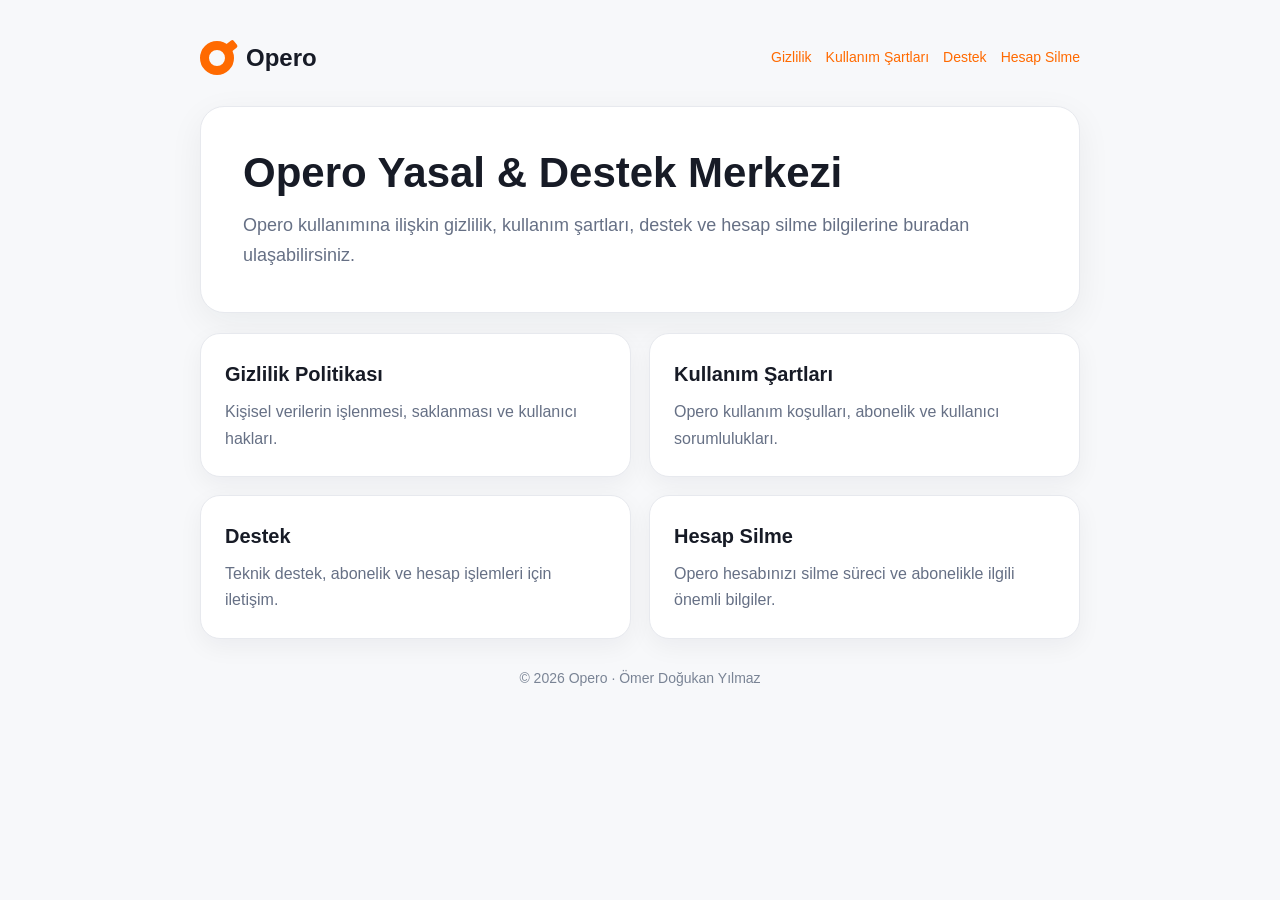
<file: index.html>
<!doctype html><html lang="tr"><head><meta charset="utf-8"><meta name="viewport" content="width=device-width,initial-scale=1"><title>Opero — Yasal ve Destek</title><meta name="description" content="Opero gizlilik, kullanım şartları, destek ve hesap silme sayfaları."><link rel="stylesheet" href="styles.css"></head><body><main class="wrap"><nav class="nav"><div class="brand"><span class="mark" aria-hidden="true"></span>Opero</div><div class="links"><a href="privacy.html">Gizlilik</a><a href="terms.html">Kullanım Şartları</a><a href="support.html">Destek</a><a href="delete-account.html">Hesap Silme</a></div></nav><section class="hero"><h1>Opero Yasal & Destek Merkezi</h1><p>Opero kullanımına ilişkin gizlilik, kullanım şartları, destek ve hesap silme bilgilerine buradan ulaşabilirsiniz.</p></section><section class="grid"><a class="tile" href="privacy.html"><h2>Gizlilik Politikası</h2><p>Kişisel verilerin işlenmesi, saklanması ve kullanıcı hakları.</p></a><a class="tile" href="terms.html"><h2>Kullanım Şartları</h2><p>Opero kullanım koşulları, abonelik ve kullanıcı sorumlulukları.</p></a><a class="tile" href="support.html"><h2>Destek</h2><p>Teknik destek, abonelik ve hesap işlemleri için iletişim.</p></a><a class="tile" href="delete-account.html"><h2>Hesap Silme</h2><p>Opero hesabınızı silme süreci ve abonelikle ilgili önemli bilgiler.</p></a></section><div class="footer">© 2026 Opero · Ömer Doğukan Yılmaz</div></main></body></html>
</file>
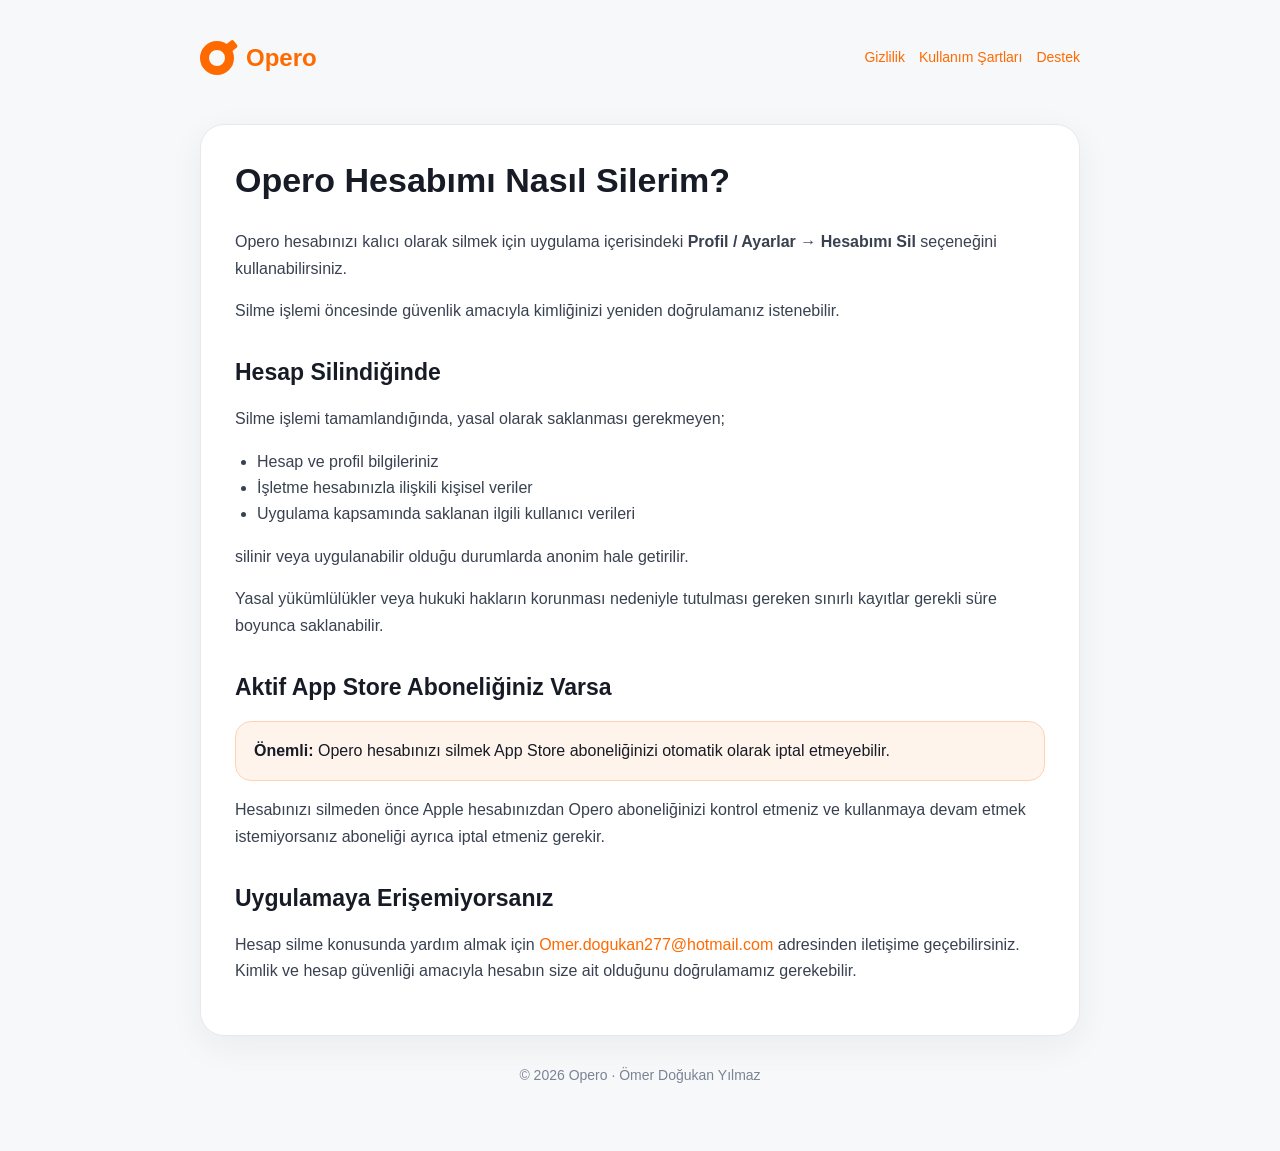
<file: delete-account.html>
<!doctype html><html lang="tr"><head><meta charset="utf-8"><meta name="viewport" content="width=device-width,initial-scale=1"><title>Opero Hesap Silme</title><link rel="stylesheet" href="styles.css"></head><body><main class="wrap"><nav class="nav"><a class="brand" href="index.html"><span class="mark" aria-hidden="true"></span>Opero</a><div class="links"><a href="privacy.html">Gizlilik</a><a href="terms.html">Kullanım Şartları</a><a href="support.html">Destek</a></div></nav><article class="card"><h1>Opero Hesabımı Nasıl Silerim?</h1><p>Opero hesabınızı kalıcı olarak silmek için uygulama içerisindeki <strong>Profil / Ayarlar → Hesabımı Sil</strong> seçeneğini kullanabilirsiniz.</p><p>Silme işlemi öncesinde güvenlik amacıyla kimliğinizi yeniden doğrulamanız istenebilir.</p><h2>Hesap Silindiğinde</h2><p>Silme işlemi tamamlandığında, yasal olarak saklanması gerekmeyen;</p><ul><li>Hesap ve profil bilgileriniz</li><li>İşletme hesabınızla ilişkili kişisel veriler</li><li>Uygulama kapsamında saklanan ilgili kullanıcı verileri</li></ul><p>silinir veya uygulanabilir olduğu durumlarda anonim hale getirilir.</p><p>Yasal yükümlülükler veya hukuki hakların korunması nedeniyle tutulması gereken sınırlı kayıtlar gerekli süre boyunca saklanabilir.</p><h2>Aktif App Store Aboneliğiniz Varsa</h2><div class="notice"><strong>Önemli:</strong> Opero hesabınızı silmek App Store aboneliğinizi otomatik olarak iptal etmeyebilir.</div><p>Hesabınızı silmeden önce Apple hesabınızdan Opero aboneliğinizi kontrol etmeniz ve kullanmaya devam etmek istemiyorsanız aboneliği ayrıca iptal etmeniz gerekir.</p><h2>Uygulamaya Erişemiyorsanız</h2><p>Hesap silme konusunda yardım almak için <a href="mailto:Omer.dogukan277@hotmail.com">Omer.dogukan277@hotmail.com</a> adresinden iletişime geçebilirsiniz. Kimlik ve hesap güvenliği amacıyla hesabın size ait olduğunu doğrulamamız gerekebilir.</p></article><div class="footer">© 2026 Opero · Ömer Doğukan Yılmaz</div></main></body></html>
</file>
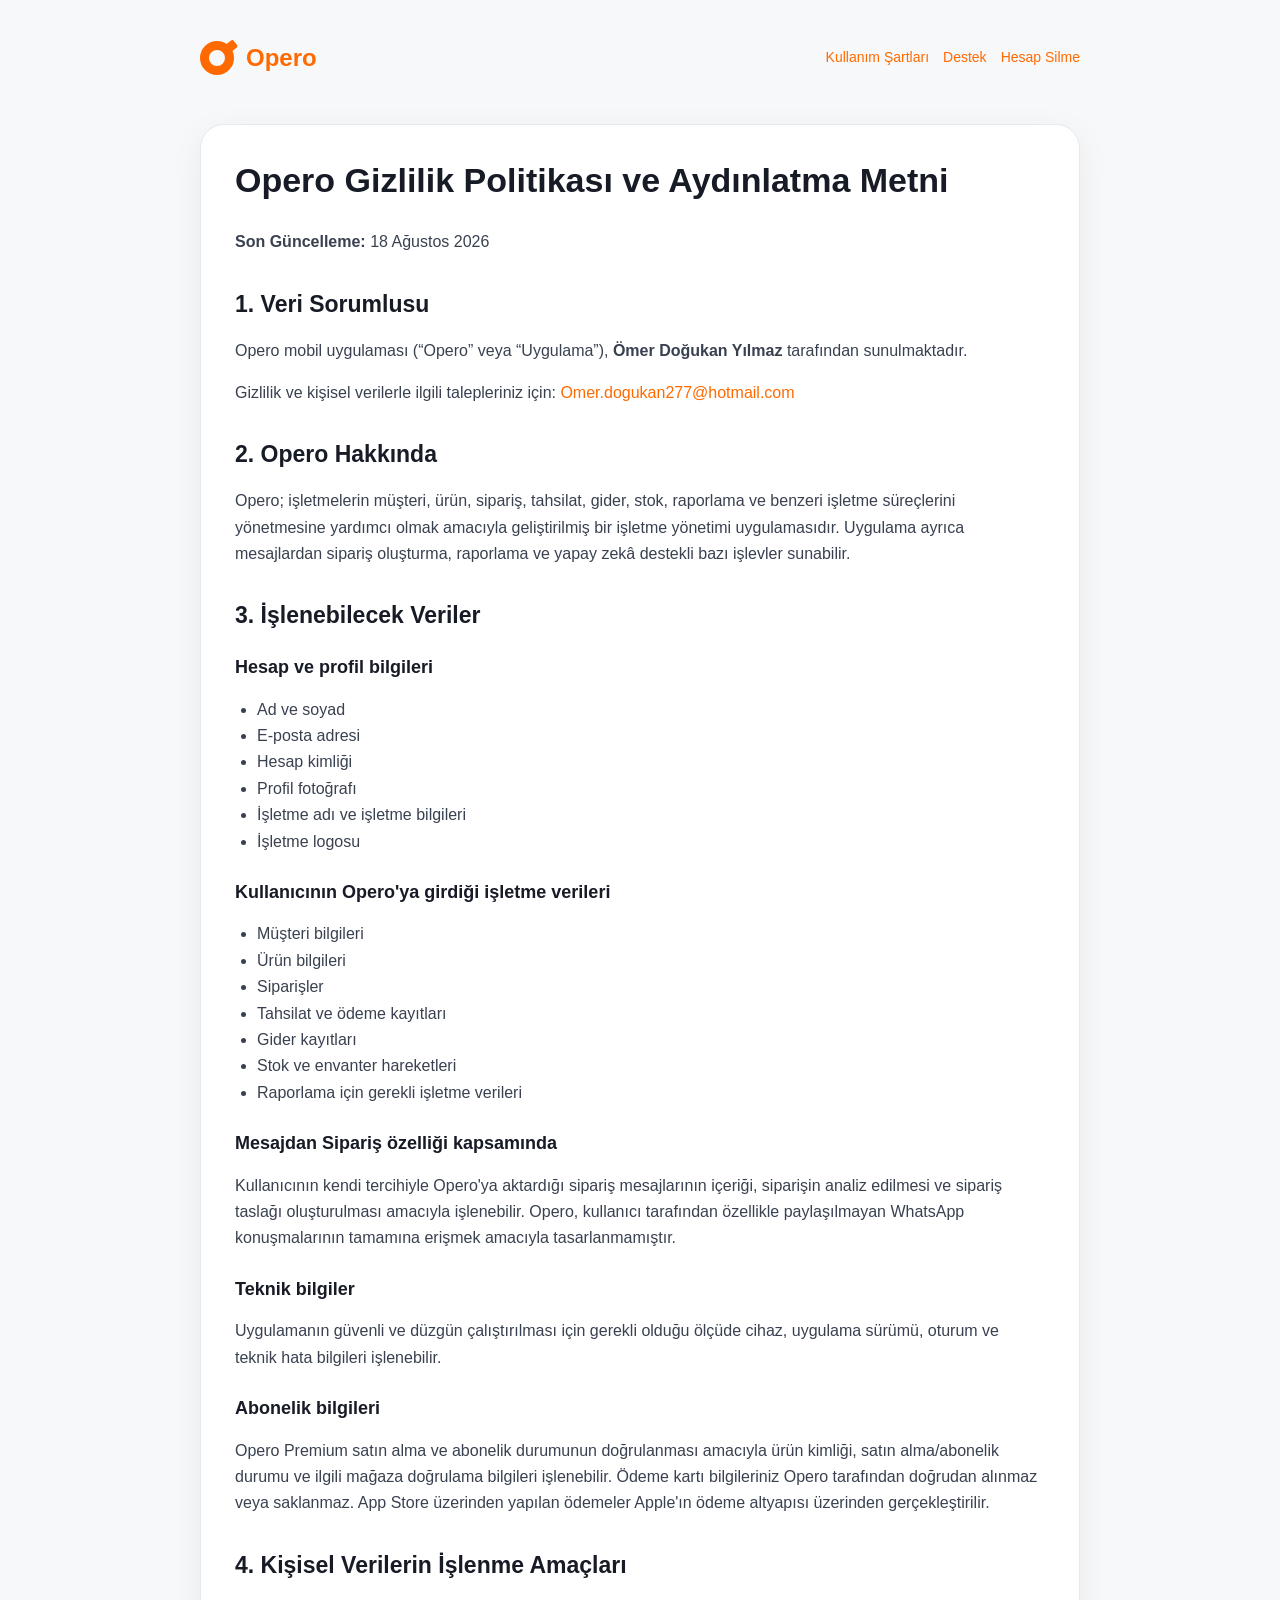
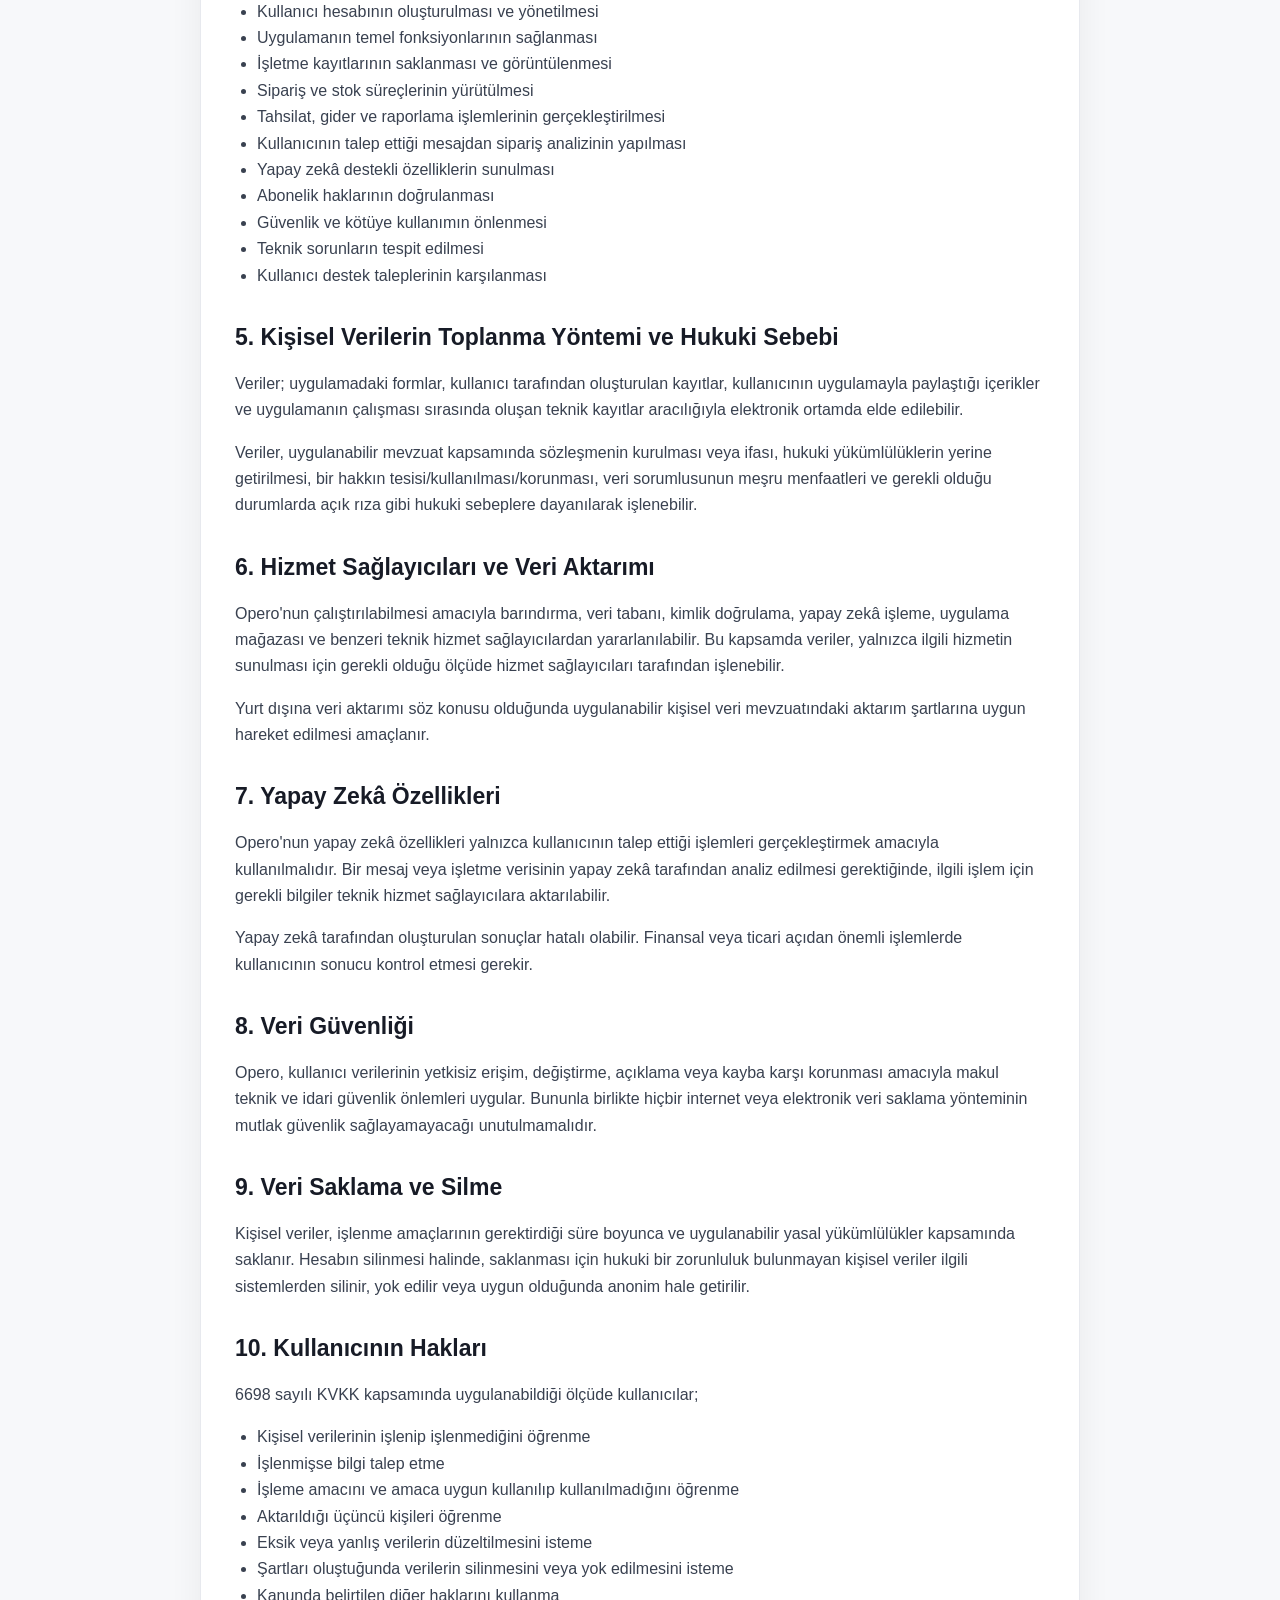
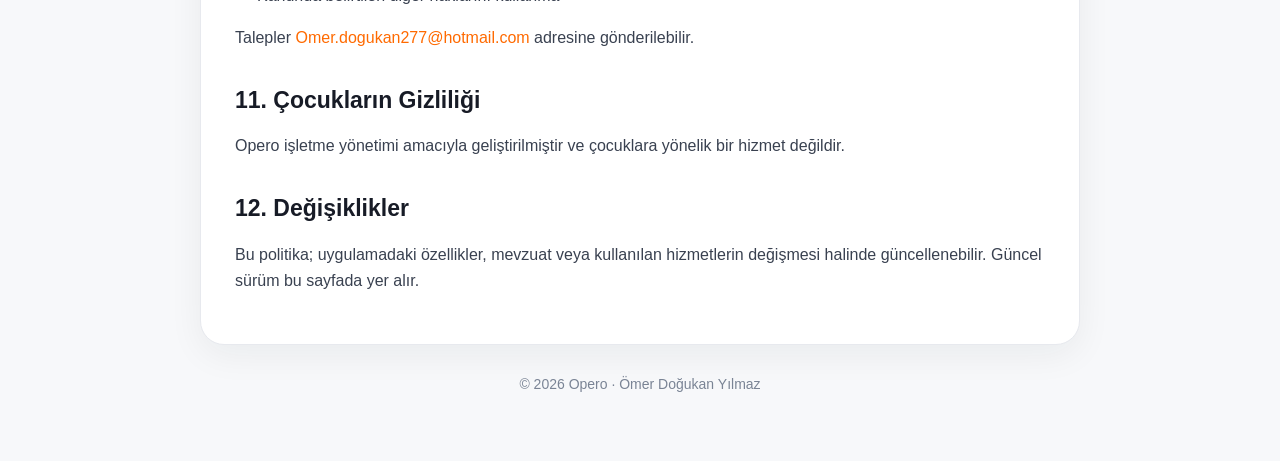
<file: privacy.html>
<!doctype html><html lang="tr"><head><meta charset="utf-8"><meta name="viewport" content="width=device-width,initial-scale=1"><title>Opero Gizlilik Politikası</title><link rel="stylesheet" href="styles.css"></head><body><main class="wrap"><nav class="nav"><a class="brand" href="index.html"><span class="mark" aria-hidden="true"></span>Opero</a><div class="links"><a href="terms.html">Kullanım Şartları</a><a href="support.html">Destek</a><a href="delete-account.html">Hesap Silme</a></div></nav><article class="card"><h1>Opero Gizlilik Politikası ve Aydınlatma Metni</h1><p class="muted"><strong>Son Güncelleme:</strong> 18 Ağustos 2026</p><h2>1. Veri Sorumlusu</h2><p>Opero mobil uygulaması (“Opero” veya “Uygulama”), <strong>Ömer Doğukan Yılmaz</strong> tarafından sunulmaktadır.</p><p>Gizlilik ve kişisel verilerle ilgili talepleriniz için: <a href="mailto:Omer.dogukan277@hotmail.com">Omer.dogukan277@hotmail.com</a></p><h2>2. Opero Hakkında</h2><p>Opero; işletmelerin müşteri, ürün, sipariş, tahsilat, gider, stok, raporlama ve benzeri işletme süreçlerini yönetmesine yardımcı olmak amacıyla geliştirilmiş bir işletme yönetimi uygulamasıdır. Uygulama ayrıca mesajlardan sipariş oluşturma, raporlama ve yapay zekâ destekli bazı işlevler sunabilir.</p><h2>3. İşlenebilecek Veriler</h2><h3>Hesap ve profil bilgileri</h3><ul><li>Ad ve soyad</li><li>E-posta adresi</li><li>Hesap kimliği</li><li>Profil fotoğrafı</li><li>İşletme adı ve işletme bilgileri</li><li>İşletme logosu</li></ul><h3>Kullanıcının Opero'ya girdiği işletme verileri</h3><ul><li>Müşteri bilgileri</li><li>Ürün bilgileri</li><li>Siparişler</li><li>Tahsilat ve ödeme kayıtları</li><li>Gider kayıtları</li><li>Stok ve envanter hareketleri</li><li>Raporlama için gerekli işletme verileri</li></ul><h3>Mesajdan Sipariş özelliği kapsamında</h3><p>Kullanıcının kendi tercihiyle Opero'ya aktardığı sipariş mesajlarının içeriği, siparişin analiz edilmesi ve sipariş taslağı oluşturulması amacıyla işlenebilir. Opero, kullanıcı tarafından özellikle paylaşılmayan WhatsApp konuşmalarının tamamına erişmek amacıyla tasarlanmamıştır.</p><h3>Teknik bilgiler</h3><p>Uygulamanın güvenli ve düzgün çalıştırılması için gerekli olduğu ölçüde cihaz, uygulama sürümü, oturum ve teknik hata bilgileri işlenebilir.</p><h3>Abonelik bilgileri</h3><p>Opero Premium satın alma ve abonelik durumunun doğrulanması amacıyla ürün kimliği, satın alma/abonelik durumu ve ilgili mağaza doğrulama bilgileri işlenebilir. Ödeme kartı bilgileriniz Opero tarafından doğrudan alınmaz veya saklanmaz. App Store üzerinden yapılan ödemeler Apple'ın ödeme altyapısı üzerinden gerçekleştirilir.</p><h2>4. Kişisel Verilerin İşlenme Amaçları</h2><ul><li>Kullanıcı hesabının oluşturulması ve yönetilmesi</li><li>Uygulamanın temel fonksiyonlarının sağlanması</li><li>İşletme kayıtlarının saklanması ve görüntülenmesi</li><li>Sipariş ve stok süreçlerinin yürütülmesi</li><li>Tahsilat, gider ve raporlama işlemlerinin gerçekleştirilmesi</li><li>Kullanıcının talep ettiği mesajdan sipariş analizinin yapılması</li><li>Yapay zekâ destekli özelliklerin sunulması</li><li>Abonelik haklarının doğrulanması</li><li>Güvenlik ve kötüye kullanımın önlenmesi</li><li>Teknik sorunların tespit edilmesi</li><li>Kullanıcı destek taleplerinin karşılanması</li></ul><h2>5. Kişisel Verilerin Toplanma Yöntemi ve Hukuki Sebebi</h2><p>Veriler; uygulamadaki formlar, kullanıcı tarafından oluşturulan kayıtlar, kullanıcının uygulamayla paylaştığı içerikler ve uygulamanın çalışması sırasında oluşan teknik kayıtlar aracılığıyla elektronik ortamda elde edilebilir.</p><p>Veriler, uygulanabilir mevzuat kapsamında sözleşmenin kurulması veya ifası, hukuki yükümlülüklerin yerine getirilmesi, bir hakkın tesisi/kullanılması/korunması, veri sorumlusunun meşru menfaatleri ve gerekli olduğu durumlarda açık rıza gibi hukuki sebeplere dayanılarak işlenebilir.</p><h2>6. Hizmet Sağlayıcıları ve Veri Aktarımı</h2><p>Opero'nun çalıştırılabilmesi amacıyla barındırma, veri tabanı, kimlik doğrulama, yapay zekâ işleme, uygulama mağazası ve benzeri teknik hizmet sağlayıcılardan yararlanılabilir. Bu kapsamda veriler, yalnızca ilgili hizmetin sunulması için gerekli olduğu ölçüde hizmet sağlayıcıları tarafından işlenebilir.</p><p>Yurt dışına veri aktarımı söz konusu olduğunda uygulanabilir kişisel veri mevzuatındaki aktarım şartlarına uygun hareket edilmesi amaçlanır.</p><h2>7. Yapay Zekâ Özellikleri</h2><p>Opero'nun yapay zekâ özellikleri yalnızca kullanıcının talep ettiği işlemleri gerçekleştirmek amacıyla kullanılmalıdır. Bir mesaj veya işletme verisinin yapay zekâ tarafından analiz edilmesi gerektiğinde, ilgili işlem için gerekli bilgiler teknik hizmet sağlayıcılara aktarılabilir.</p><p>Yapay zekâ tarafından oluşturulan sonuçlar hatalı olabilir. Finansal veya ticari açıdan önemli işlemlerde kullanıcının sonucu kontrol etmesi gerekir.</p><h2>8. Veri Güvenliği</h2><p>Opero, kullanıcı verilerinin yetkisiz erişim, değiştirme, açıklama veya kayba karşı korunması amacıyla makul teknik ve idari güvenlik önlemleri uygular. Bununla birlikte hiçbir internet veya elektronik veri saklama yönteminin mutlak güvenlik sağlayamayacağı unutulmamalıdır.</p><h2>9. Veri Saklama ve Silme</h2><p>Kişisel veriler, işlenme amaçlarının gerektirdiği süre boyunca ve uygulanabilir yasal yükümlülükler kapsamında saklanır. Hesabın silinmesi halinde, saklanması için hukuki bir zorunluluk bulunmayan kişisel veriler ilgili sistemlerden silinir, yok edilir veya uygun olduğunda anonim hale getirilir.</p><h2>10. Kullanıcının Hakları</h2><p>6698 sayılı KVKK kapsamında uygulanabildiği ölçüde kullanıcılar;</p><ul><li>Kişisel verilerinin işlenip işlenmediğini öğrenme</li><li>İşlenmişse bilgi talep etme</li><li>İşleme amacını ve amaca uygun kullanılıp kullanılmadığını öğrenme</li><li>Aktarıldığı üçüncü kişileri öğrenme</li><li>Eksik veya yanlış verilerin düzeltilmesini isteme</li><li>Şartları oluştuğunda verilerin silinmesini veya yok edilmesini isteme</li><li>Kanunda belirtilen diğer haklarını kullanma</li></ul><p>Talepler <a href="mailto:Omer.dogukan277@hotmail.com">Omer.dogukan277@hotmail.com</a> adresine gönderilebilir.</p><h2>11. Çocukların Gizliliği</h2><p>Opero işletme yönetimi amacıyla geliştirilmiştir ve çocuklara yönelik bir hizmet değildir.</p><h2>12. Değişiklikler</h2><p>Bu politika; uygulamadaki özellikler, mevzuat veya kullanılan hizmetlerin değişmesi halinde güncellenebilir. Güncel sürüm bu sayfada yer alır.</p></article><div class="footer">© 2026 Opero · Ömer Doğukan Yılmaz</div></main></body></html>
</file>
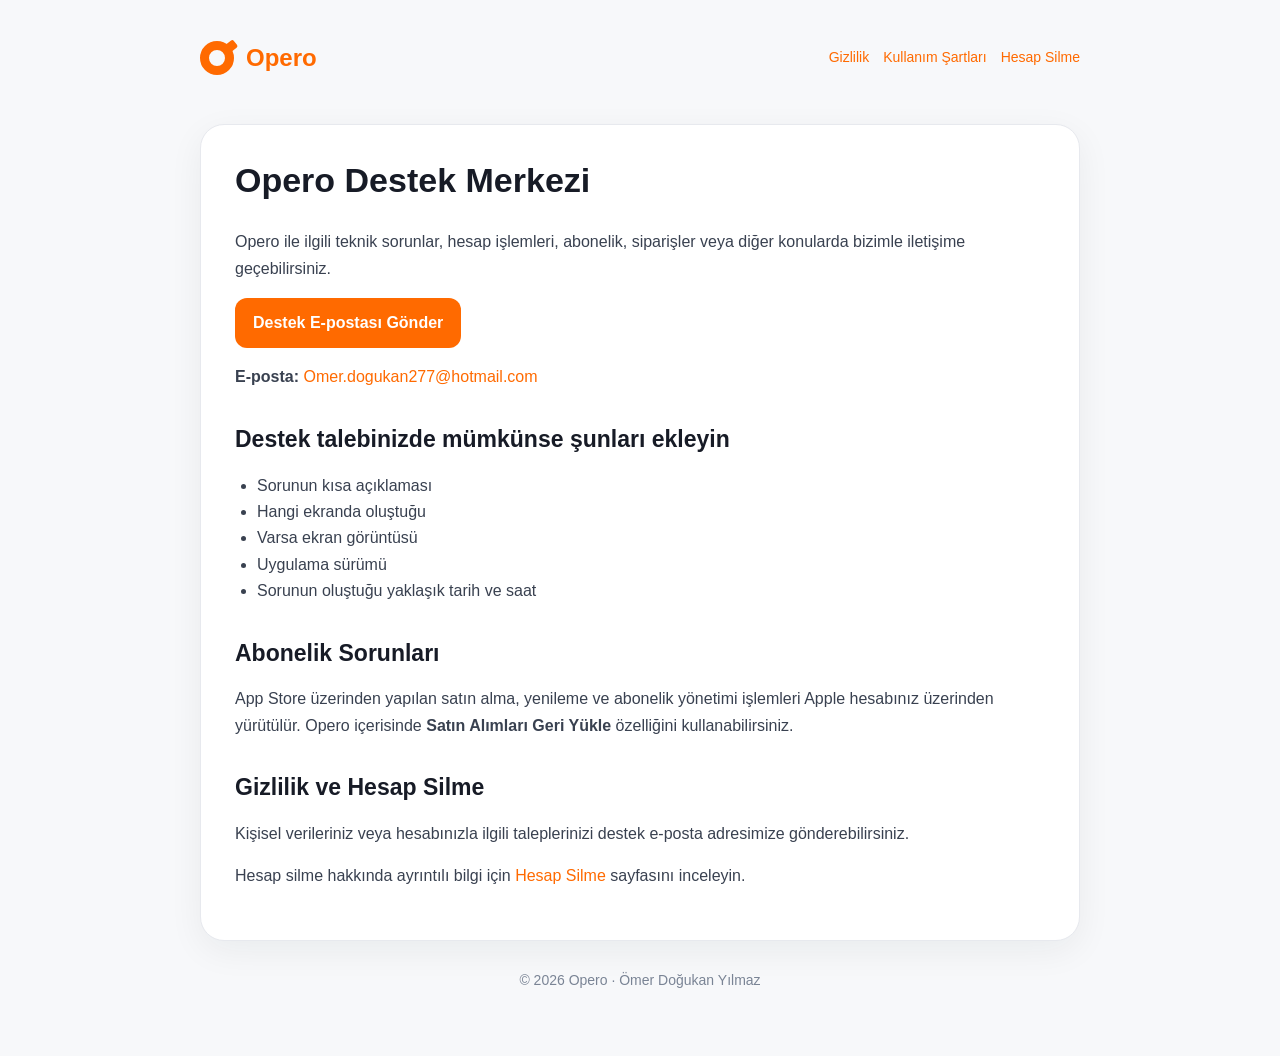
<file: support.html>
<!doctype html><html lang="tr"><head><meta charset="utf-8"><meta name="viewport" content="width=device-width,initial-scale=1"><title>Opero Destek</title><link rel="stylesheet" href="styles.css"></head><body><main class="wrap"><nav class="nav"><a class="brand" href="index.html"><span class="mark" aria-hidden="true"></span>Opero</a><div class="links"><a href="privacy.html">Gizlilik</a><a href="terms.html">Kullanım Şartları</a><a href="delete-account.html">Hesap Silme</a></div></nav><article class="card"><h1>Opero Destek Merkezi</h1><p>Opero ile ilgili teknik sorunlar, hesap işlemleri, abonelik, siparişler veya diğer konularda bizimle iletişime geçebilirsiniz.</p><p><a class="button" href="mailto:Omer.dogukan277@hotmail.com">Destek E-postası Gönder</a></p><p><strong>E-posta:</strong> <a href="mailto:Omer.dogukan277@hotmail.com">Omer.dogukan277@hotmail.com</a></p><h2>Destek talebinizde mümkünse şunları ekleyin</h2><ul><li>Sorunun kısa açıklaması</li><li>Hangi ekranda oluştuğu</li><li>Varsa ekran görüntüsü</li><li>Uygulama sürümü</li><li>Sorunun oluştuğu yaklaşık tarih ve saat</li></ul><h2>Abonelik Sorunları</h2><p>App Store üzerinden yapılan satın alma, yenileme ve abonelik yönetimi işlemleri Apple hesabınız üzerinden yürütülür. Opero içerisinde <strong>Satın Alımları Geri Yükle</strong> özelliğini kullanabilirsiniz.</p><h2>Gizlilik ve Hesap Silme</h2><p>Kişisel verileriniz veya hesabınızla ilgili taleplerinizi destek e-posta adresimize gönderebilirsiniz.</p><p>Hesap silme hakkında ayrıntılı bilgi için <a href="delete-account.html">Hesap Silme</a> sayfasını inceleyin.</p></article><div class="footer">© 2026 Opero · Ömer Doğukan Yılmaz</div></main></body></html>
</file>
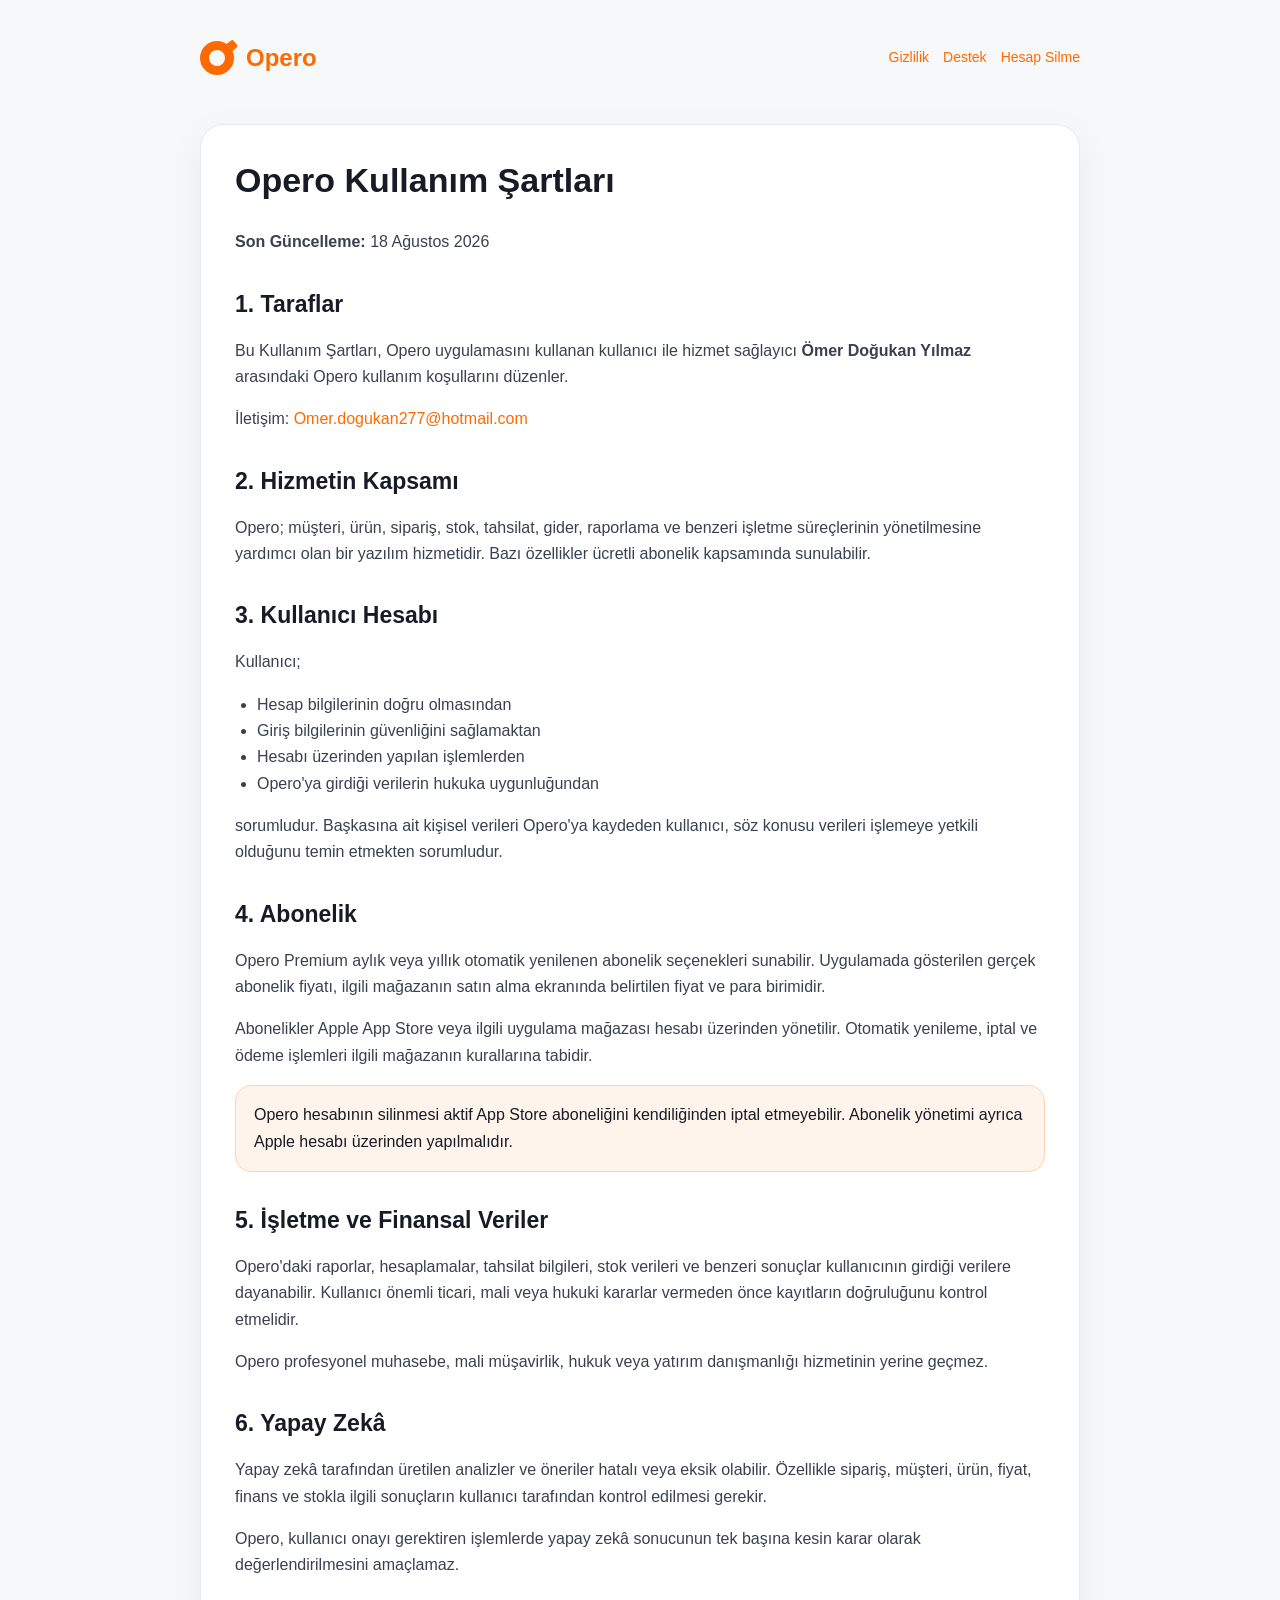
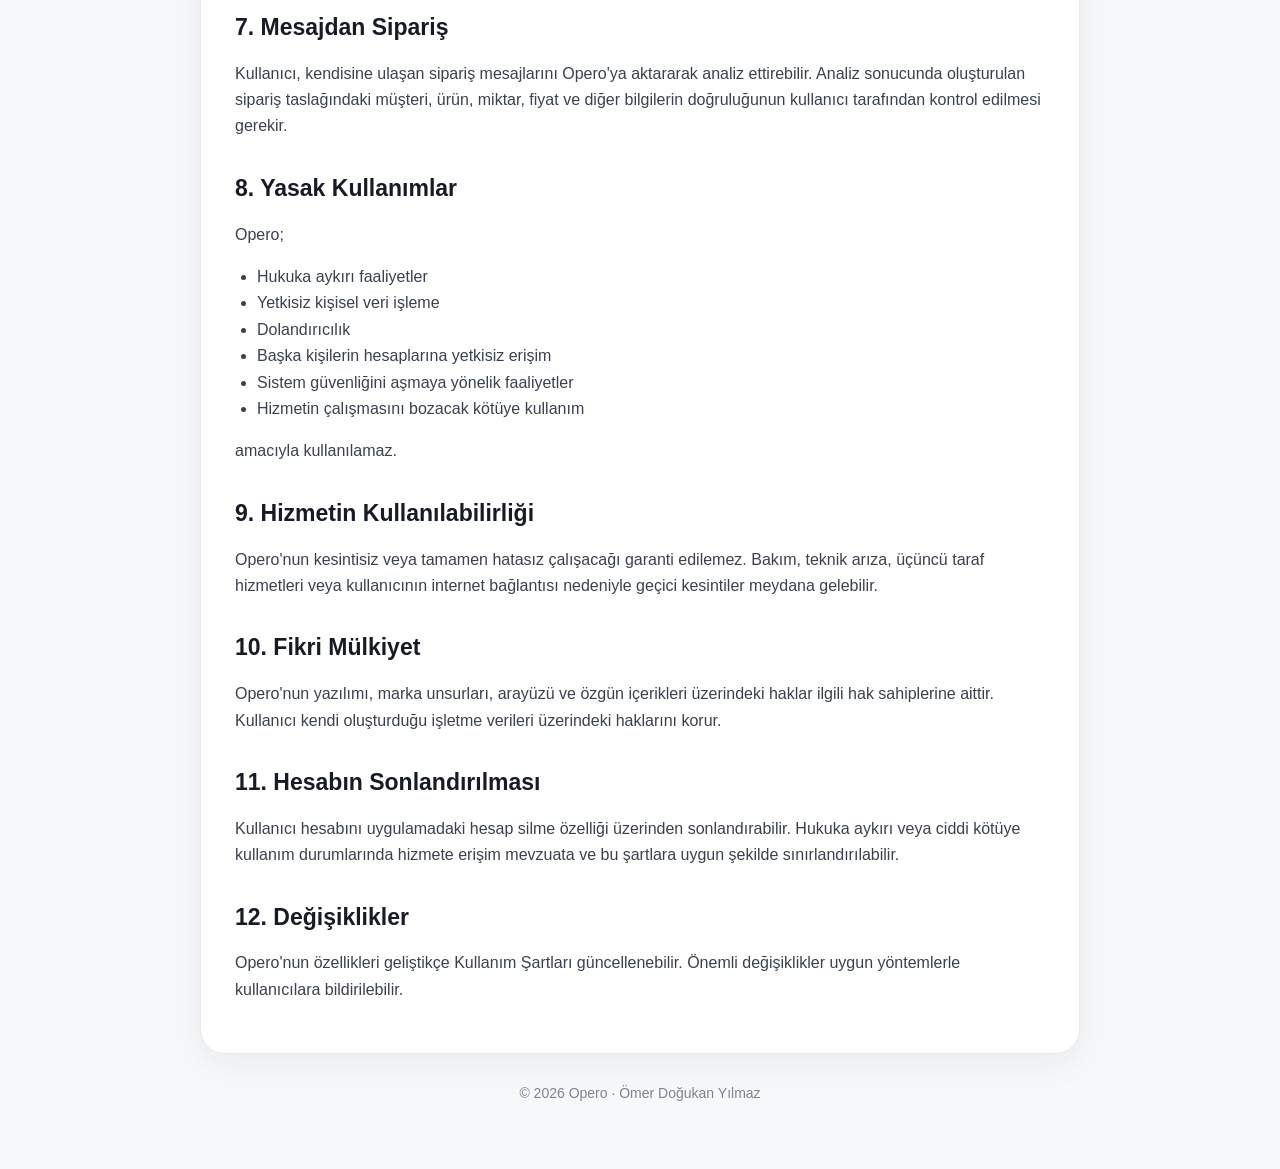
<file: terms.html>
<!doctype html><html lang="tr"><head><meta charset="utf-8"><meta name="viewport" content="width=device-width,initial-scale=1"><title>Opero Kullanım Şartları</title><link rel="stylesheet" href="styles.css"></head><body><main class="wrap"><nav class="nav"><a class="brand" href="index.html"><span class="mark" aria-hidden="true"></span>Opero</a><div class="links"><a href="privacy.html">Gizlilik</a><a href="support.html">Destek</a><a href="delete-account.html">Hesap Silme</a></div></nav><article class="card"><h1>Opero Kullanım Şartları</h1><p class="muted"><strong>Son Güncelleme:</strong> 18 Ağustos 2026</p><h2>1. Taraflar</h2><p>Bu Kullanım Şartları, Opero uygulamasını kullanan kullanıcı ile hizmet sağlayıcı <strong>Ömer Doğukan Yılmaz</strong> arasındaki Opero kullanım koşullarını düzenler.</p><p>İletişim: <a href="mailto:Omer.dogukan277@hotmail.com">Omer.dogukan277@hotmail.com</a></p><h2>2. Hizmetin Kapsamı</h2><p>Opero; müşteri, ürün, sipariş, stok, tahsilat, gider, raporlama ve benzeri işletme süreçlerinin yönetilmesine yardımcı olan bir yazılım hizmetidir. Bazı özellikler ücretli abonelik kapsamında sunulabilir.</p><h2>3. Kullanıcı Hesabı</h2><p>Kullanıcı;</p><ul><li>Hesap bilgilerinin doğru olmasından</li><li>Giriş bilgilerinin güvenliğini sağlamaktan</li><li>Hesabı üzerinden yapılan işlemlerden</li><li>Opero'ya girdiği verilerin hukuka uygunluğundan</li></ul><p>sorumludur. Başkasına ait kişisel verileri Opero'ya kaydeden kullanıcı, söz konusu verileri işlemeye yetkili olduğunu temin etmekten sorumludur.</p><h2>4. Abonelik</h2><p>Opero Premium aylık veya yıllık otomatik yenilenen abonelik seçenekleri sunabilir. Uygulamada gösterilen gerçek abonelik fiyatı, ilgili mağazanın satın alma ekranında belirtilen fiyat ve para birimidir.</p><p>Abonelikler Apple App Store veya ilgili uygulama mağazası hesabı üzerinden yönetilir. Otomatik yenileme, iptal ve ödeme işlemleri ilgili mağazanın kurallarına tabidir.</p><div class="notice">Opero hesabının silinmesi aktif App Store aboneliğini kendiliğinden iptal etmeyebilir. Abonelik yönetimi ayrıca Apple hesabı üzerinden yapılmalıdır.</div><h2>5. İşletme ve Finansal Veriler</h2><p>Opero'daki raporlar, hesaplamalar, tahsilat bilgileri, stok verileri ve benzeri sonuçlar kullanıcının girdiği verilere dayanabilir. Kullanıcı önemli ticari, mali veya hukuki kararlar vermeden önce kayıtların doğruluğunu kontrol etmelidir.</p><p>Opero profesyonel muhasebe, mali müşavirlik, hukuk veya yatırım danışmanlığı hizmetinin yerine geçmez.</p><h2>6. Yapay Zekâ</h2><p>Yapay zekâ tarafından üretilen analizler ve öneriler hatalı veya eksik olabilir. Özellikle sipariş, müşteri, ürün, fiyat, finans ve stokla ilgili sonuçların kullanıcı tarafından kontrol edilmesi gerekir.</p><p>Opero, kullanıcı onayı gerektiren işlemlerde yapay zekâ sonucunun tek başına kesin karar olarak değerlendirilmesini amaçlamaz.</p><h2>7. Mesajdan Sipariş</h2><p>Kullanıcı, kendisine ulaşan sipariş mesajlarını Opero'ya aktararak analiz ettirebilir. Analiz sonucunda oluşturulan sipariş taslağındaki müşteri, ürün, miktar, fiyat ve diğer bilgilerin doğruluğunun kullanıcı tarafından kontrol edilmesi gerekir.</p><h2>8. Yasak Kullanımlar</h2><p>Opero;</p><ul><li>Hukuka aykırı faaliyetler</li><li>Yetkisiz kişisel veri işleme</li><li>Dolandırıcılık</li><li>Başka kişilerin hesaplarına yetkisiz erişim</li><li>Sistem güvenliğini aşmaya yönelik faaliyetler</li><li>Hizmetin çalışmasını bozacak kötüye kullanım</li></ul><p>amacıyla kullanılamaz.</p><h2>9. Hizmetin Kullanılabilirliği</h2><p>Opero'nun kesintisiz veya tamamen hatasız çalışacağı garanti edilemez. Bakım, teknik arıza, üçüncü taraf hizmetleri veya kullanıcının internet bağlantısı nedeniyle geçici kesintiler meydana gelebilir.</p><h2>10. Fikri Mülkiyet</h2><p>Opero'nun yazılımı, marka unsurları, arayüzü ve özgün içerikleri üzerindeki haklar ilgili hak sahiplerine aittir. Kullanıcı kendi oluşturduğu işletme verileri üzerindeki haklarını korur.</p><h2>11. Hesabın Sonlandırılması</h2><p>Kullanıcı hesabını uygulamadaki hesap silme özelliği üzerinden sonlandırabilir. Hukuka aykırı veya ciddi kötüye kullanım durumlarında hizmete erişim mevzuata ve bu şartlara uygun şekilde sınırlandırılabilir.</p><h2>12. Değişiklikler</h2><p>Opero'nun özellikleri geliştikçe Kullanım Şartları güncellenebilir. Önemli değişiklikler uygun yöntemlerle kullanıcılara bildirilebilir.</p></article><div class="footer">© 2026 Opero · Ömer Doğukan Yılmaz</div></main></body></html>
</file>
<file: styles.css>
*{box-sizing:border-box}body{margin:0;font-family:-apple-system,BlinkMacSystemFont,"Segoe UI",Roboto,Helvetica,Arial,sans-serif;background:#f7f8fa;color:#171b26;line-height:1.65}a{color:#ff6a00;text-decoration:none}a:hover{text-decoration:underline}.wrap{max-width:920px;margin:0 auto;padding:28px 20px 64px}.nav{display:flex;align-items:center;justify-content:space-between;gap:16px;padding:10px 0 28px}.brand{display:flex;align-items:center;gap:12px;font-size:24px;font-weight:800}.mark{width:34px;height:34px;border:9px solid #ff6a00;border-radius:50%;position:relative}.mark:after{content:"";position:absolute;width:15px;height:9px;background:#ff6a00;right:-12px;top:-7px;transform:rotate(-38deg);border-radius:2px}.links{display:flex;flex-wrap:wrap;gap:14px;font-size:14px}.hero,.card{background:#fff;border:1px solid #e7e9ee;border-radius:24px;box-shadow:0 10px 35px rgba(20,26,40,.06)}.hero{padding:42px;margin-bottom:20px}.hero h1{font-size:42px;line-height:1.15;margin:0 0 14px}.hero p{color:#667085;font-size:18px;margin:0}.card{padding:34px;margin-top:18px}.card h1,.card h2,.card h3{line-height:1.25}.card h1{font-size:34px;margin-top:0}.card h2{margin-top:34px;font-size:23px}.card h3{margin-top:26px;font-size:18px}.card p,.card li{color:#394150}.card ul{padding-left:22px}.muted{color:#7a8495}.notice{background:#fff4eb;border:1px solid #ffd3b2;border-radius:16px;padding:16px 18px}.footer{margin-top:28px;color:#7a8495;font-size:14px;text-align:center}.grid{display:grid;grid-template-columns:repeat(2,minmax(0,1fr));gap:18px}.tile{display:block;background:#fff;border:1px solid #e7e9ee;border-radius:20px;padding:24px;color:#171b26;box-shadow:0 8px 24px rgba(20,26,40,.05)}.tile h2{margin:0 0 8px;font-size:20px}.tile p{margin:0;color:#667085}.button{display:inline-block;background:#ff6a00;color:#fff;padding:12px 18px;border-radius:12px;font-weight:700}.button:hover{text-decoration:none;opacity:.92}@media(max-width:680px){.nav{align-items:flex-start;flex-direction:column}.hero{padding:28px}.hero h1{font-size:34px}.card{padding:24px}.grid{grid-template-columns:1fr}.links{gap:10px}.wrap{padding:20px 14px 48px}}
</file>
